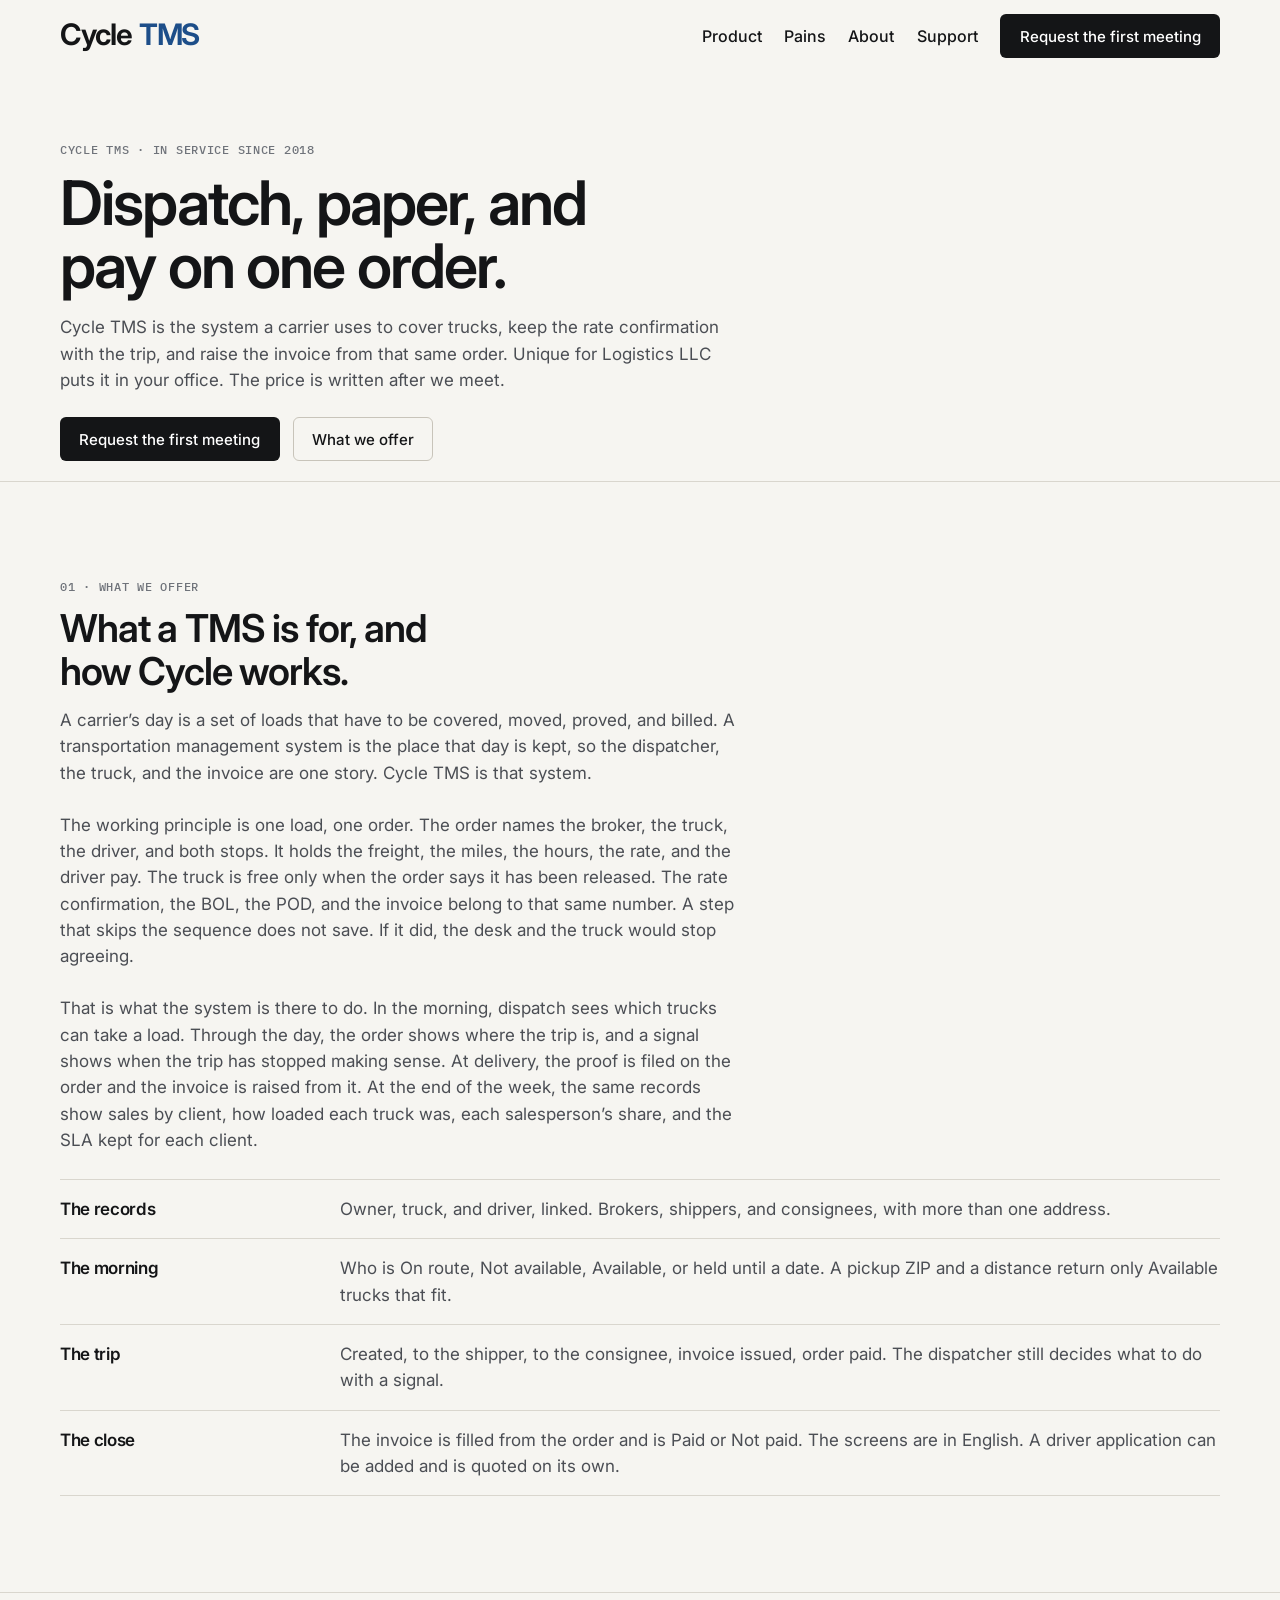
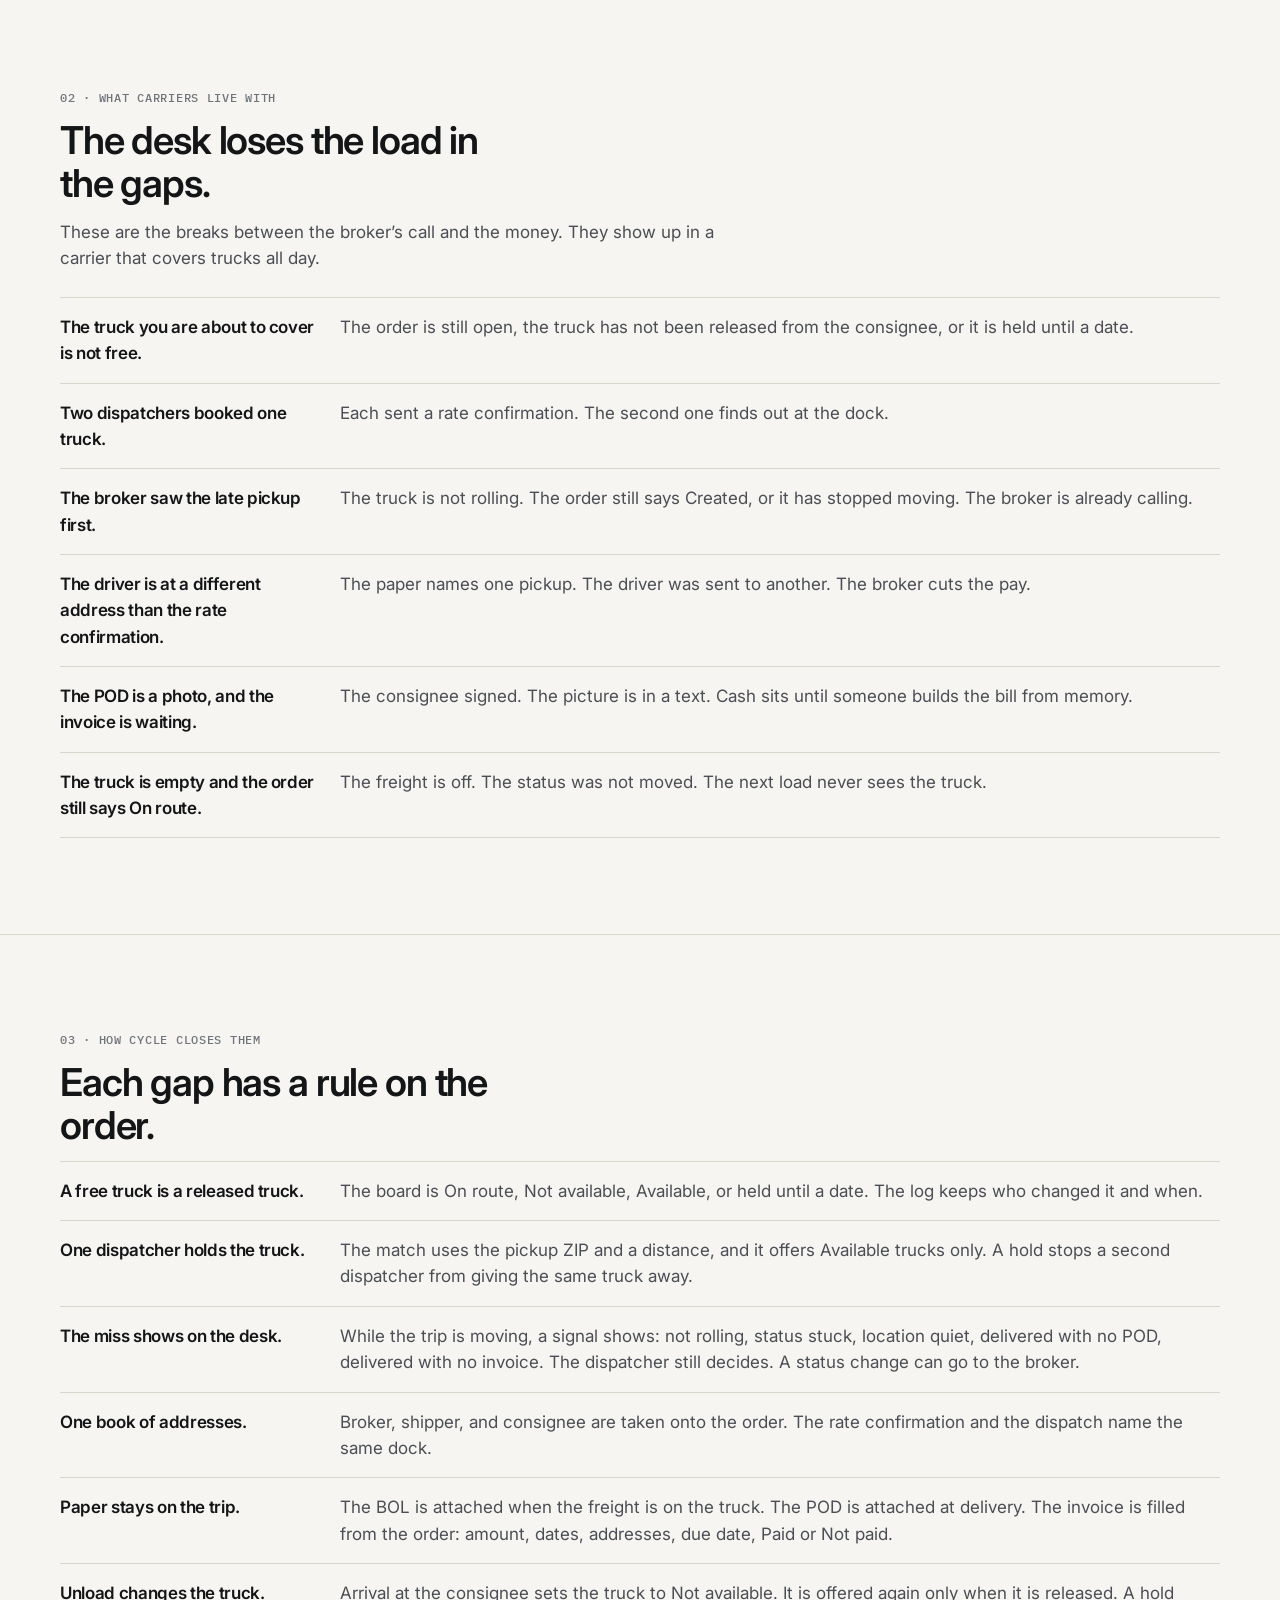
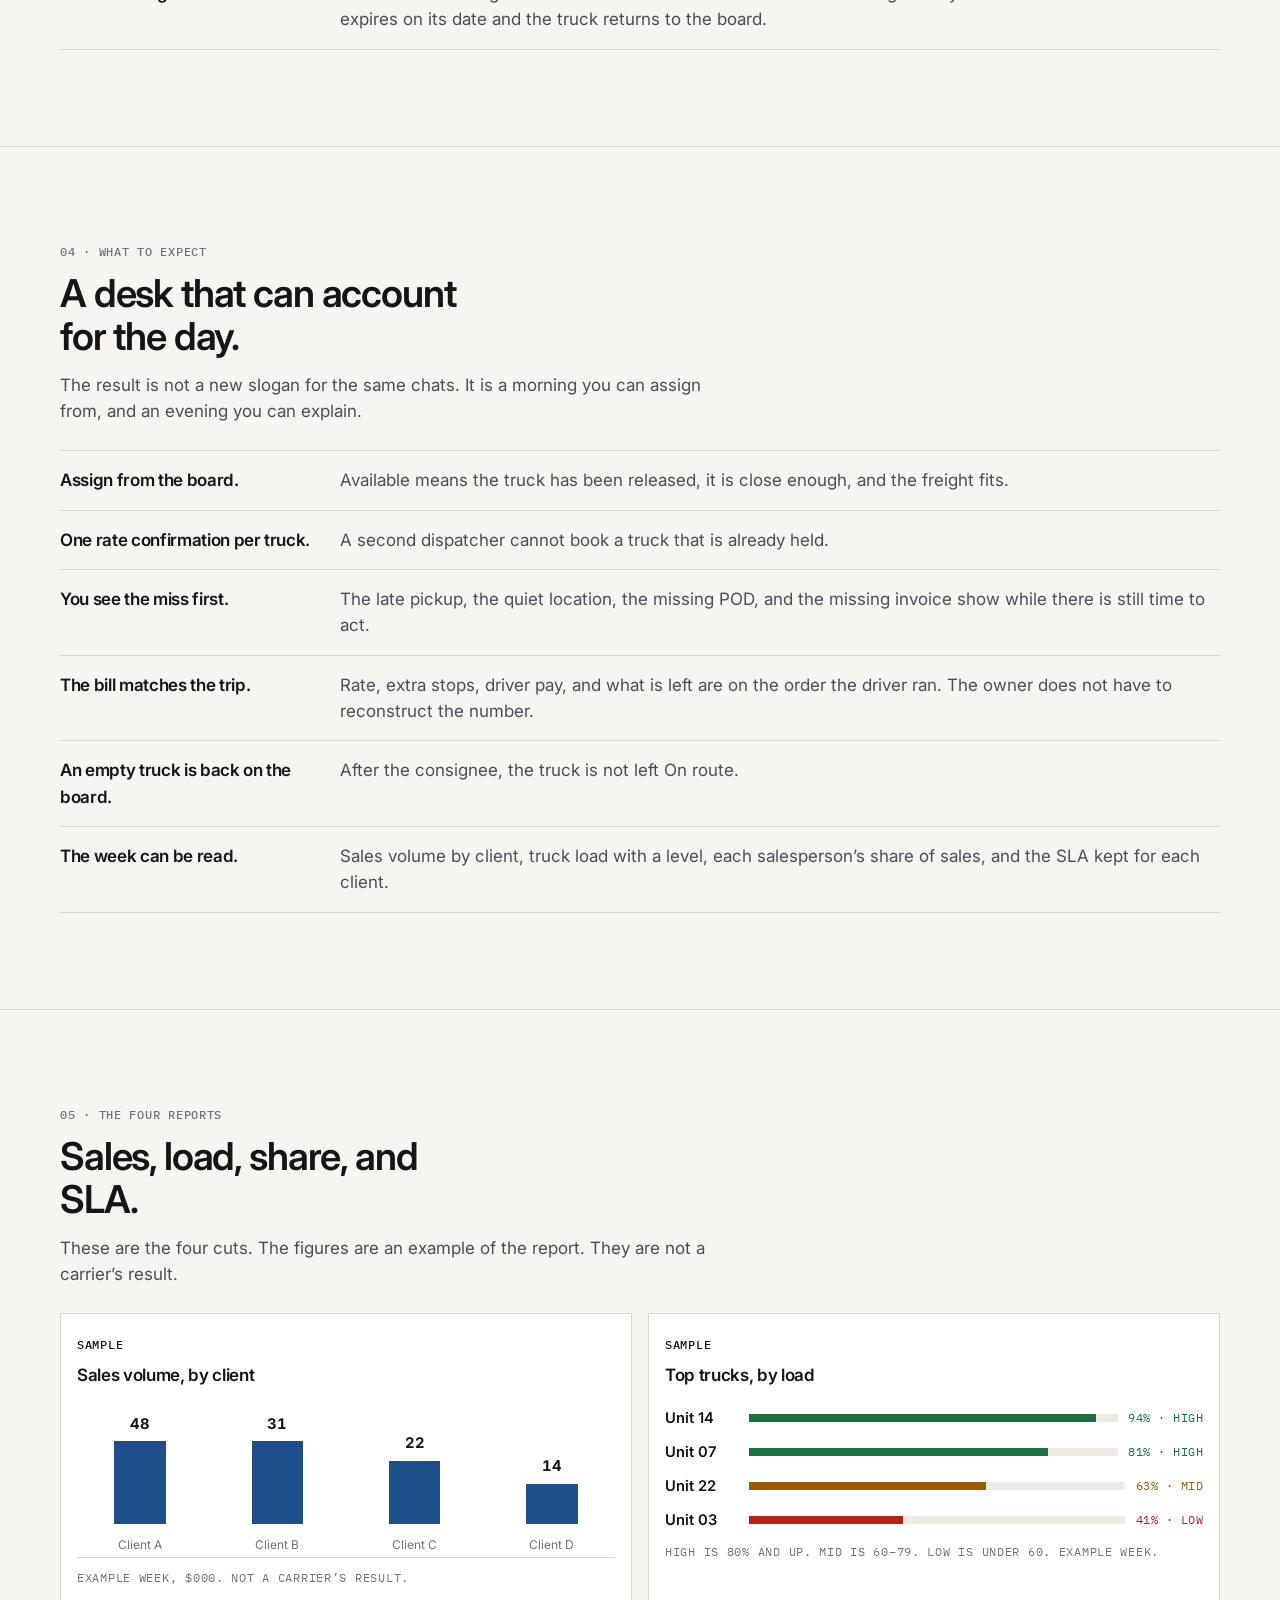
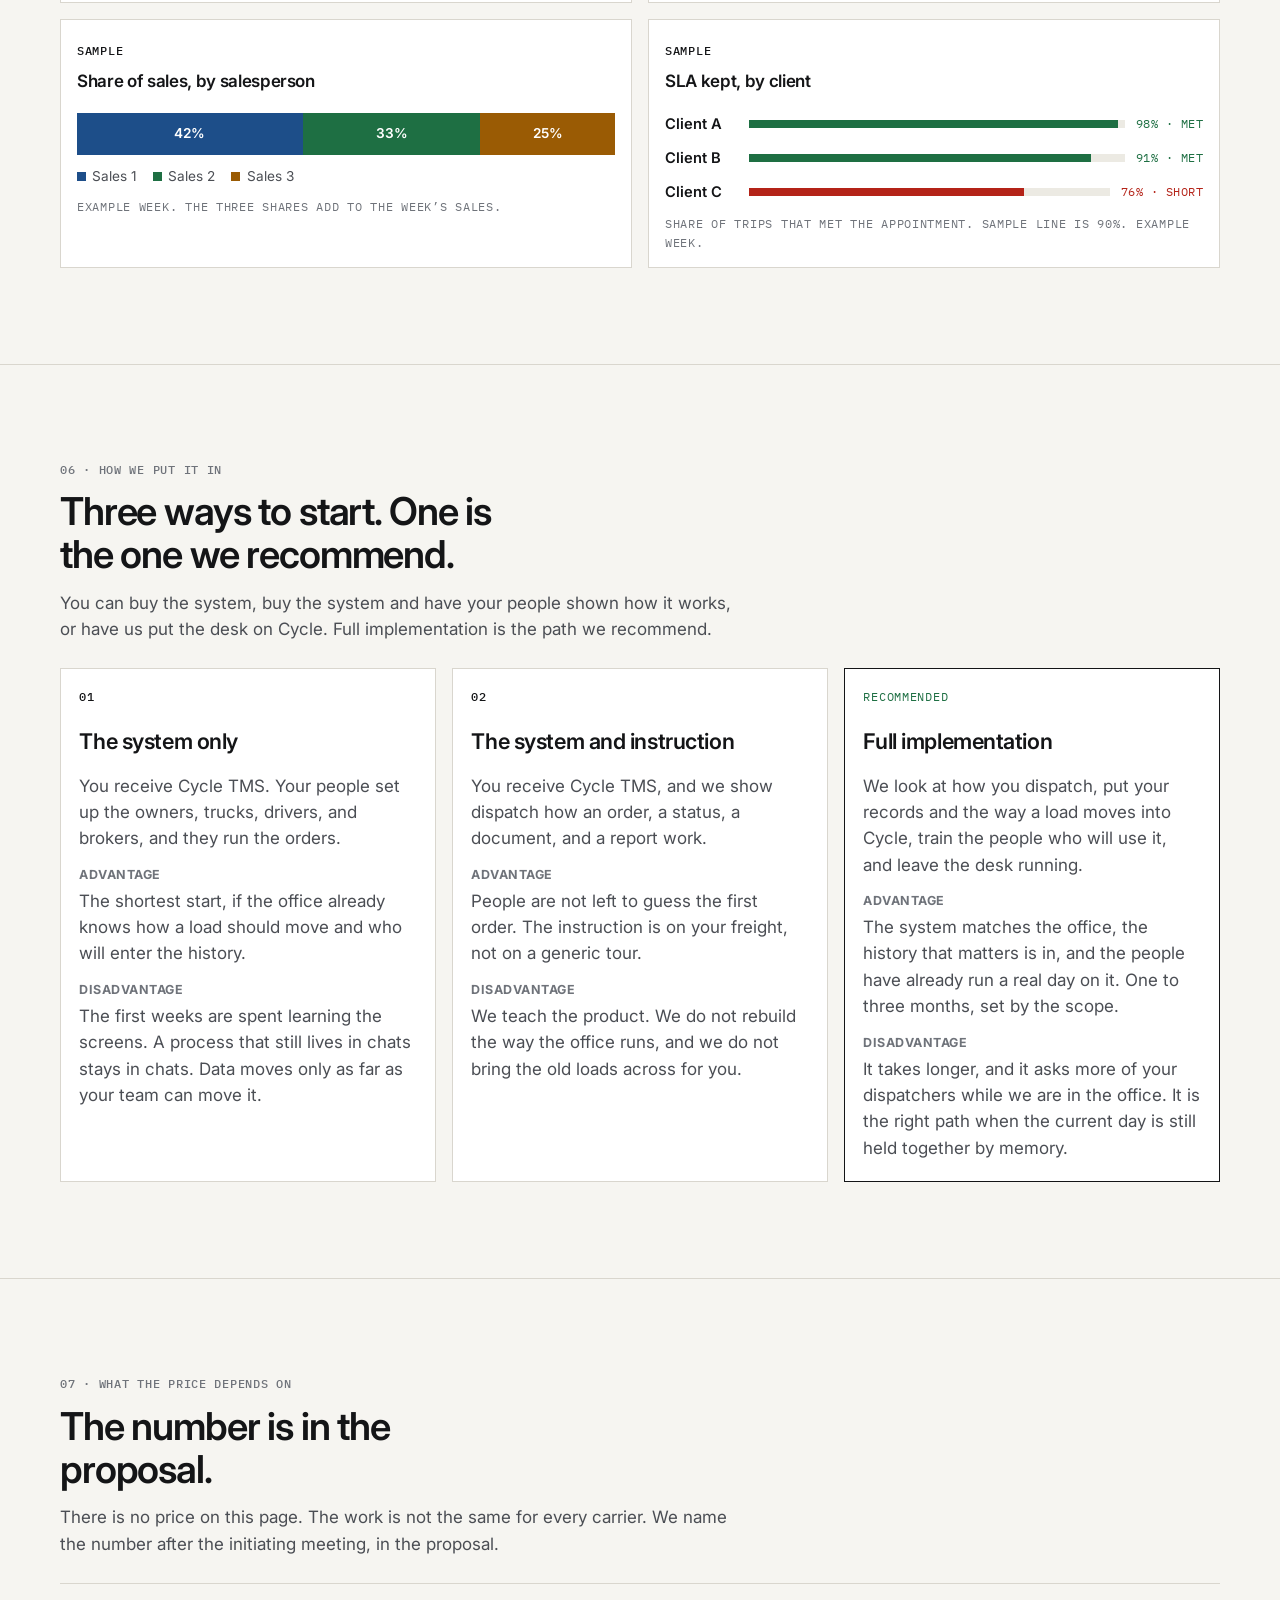
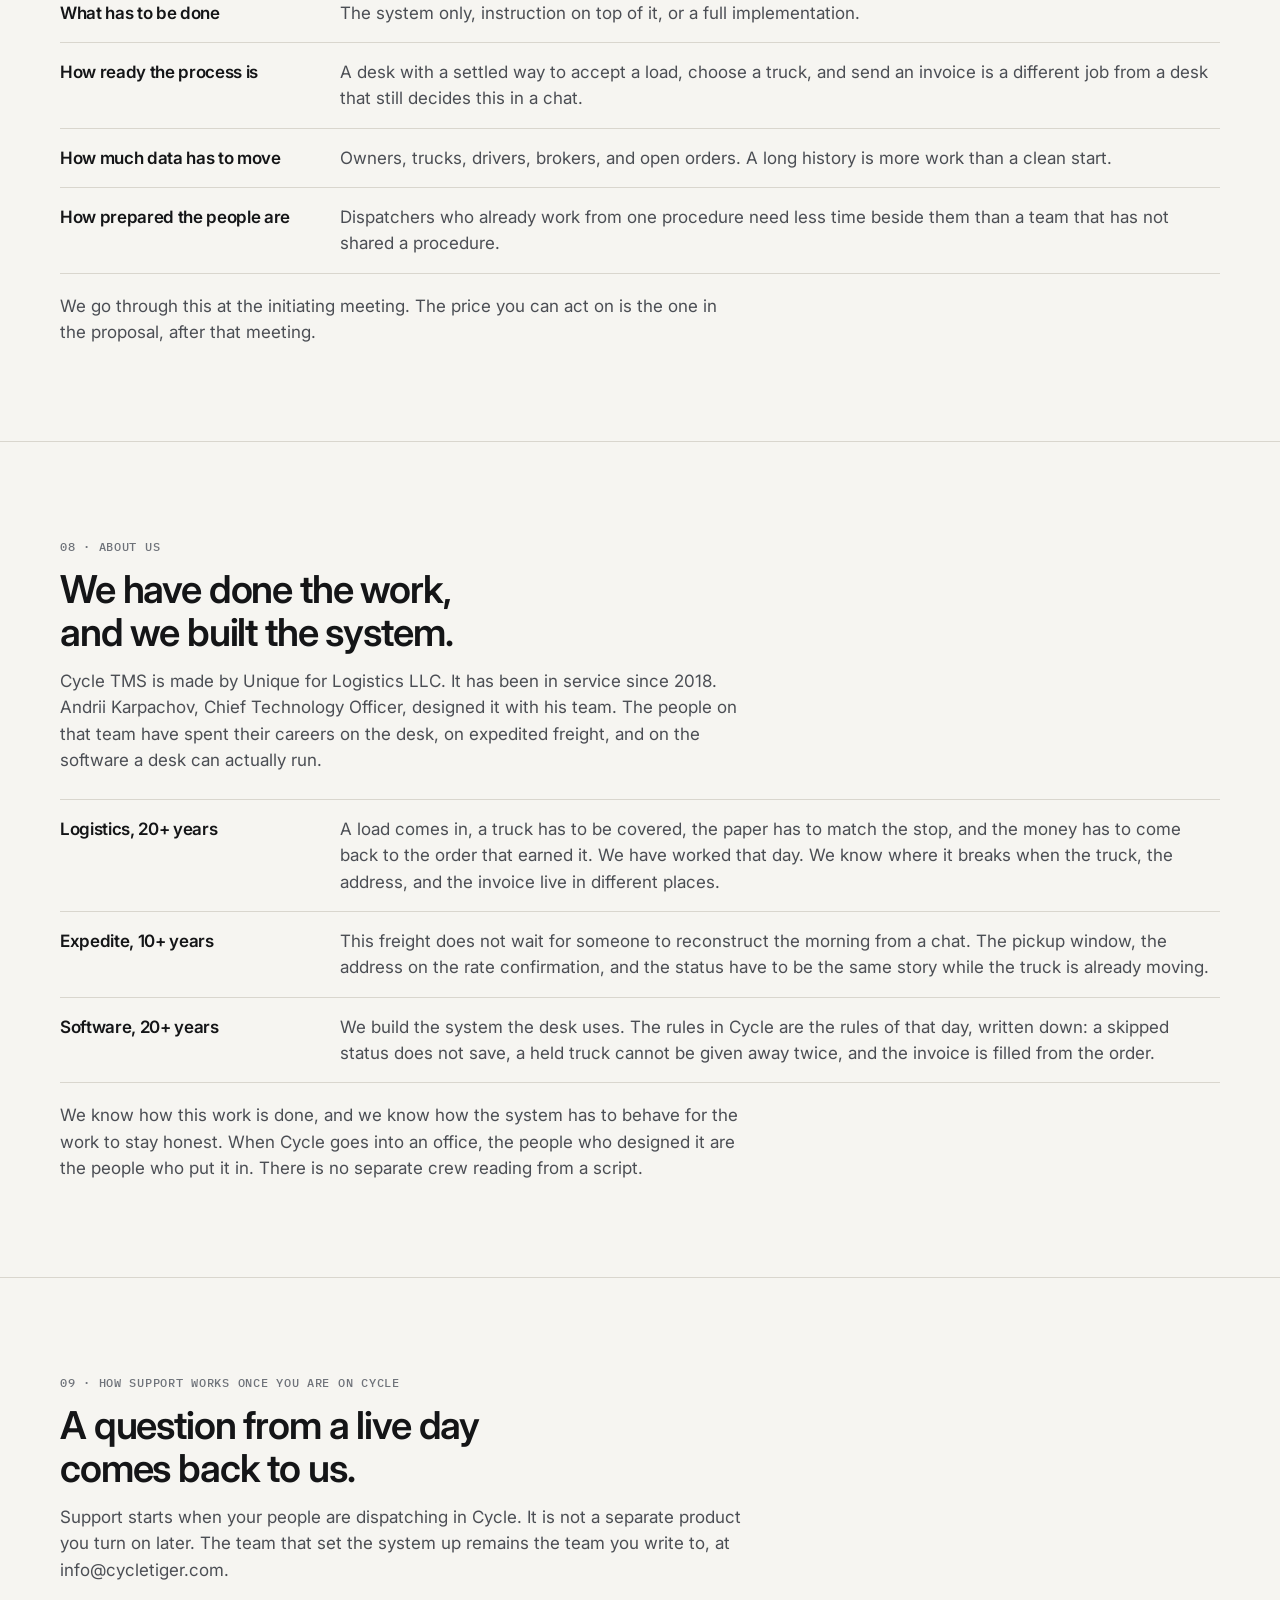
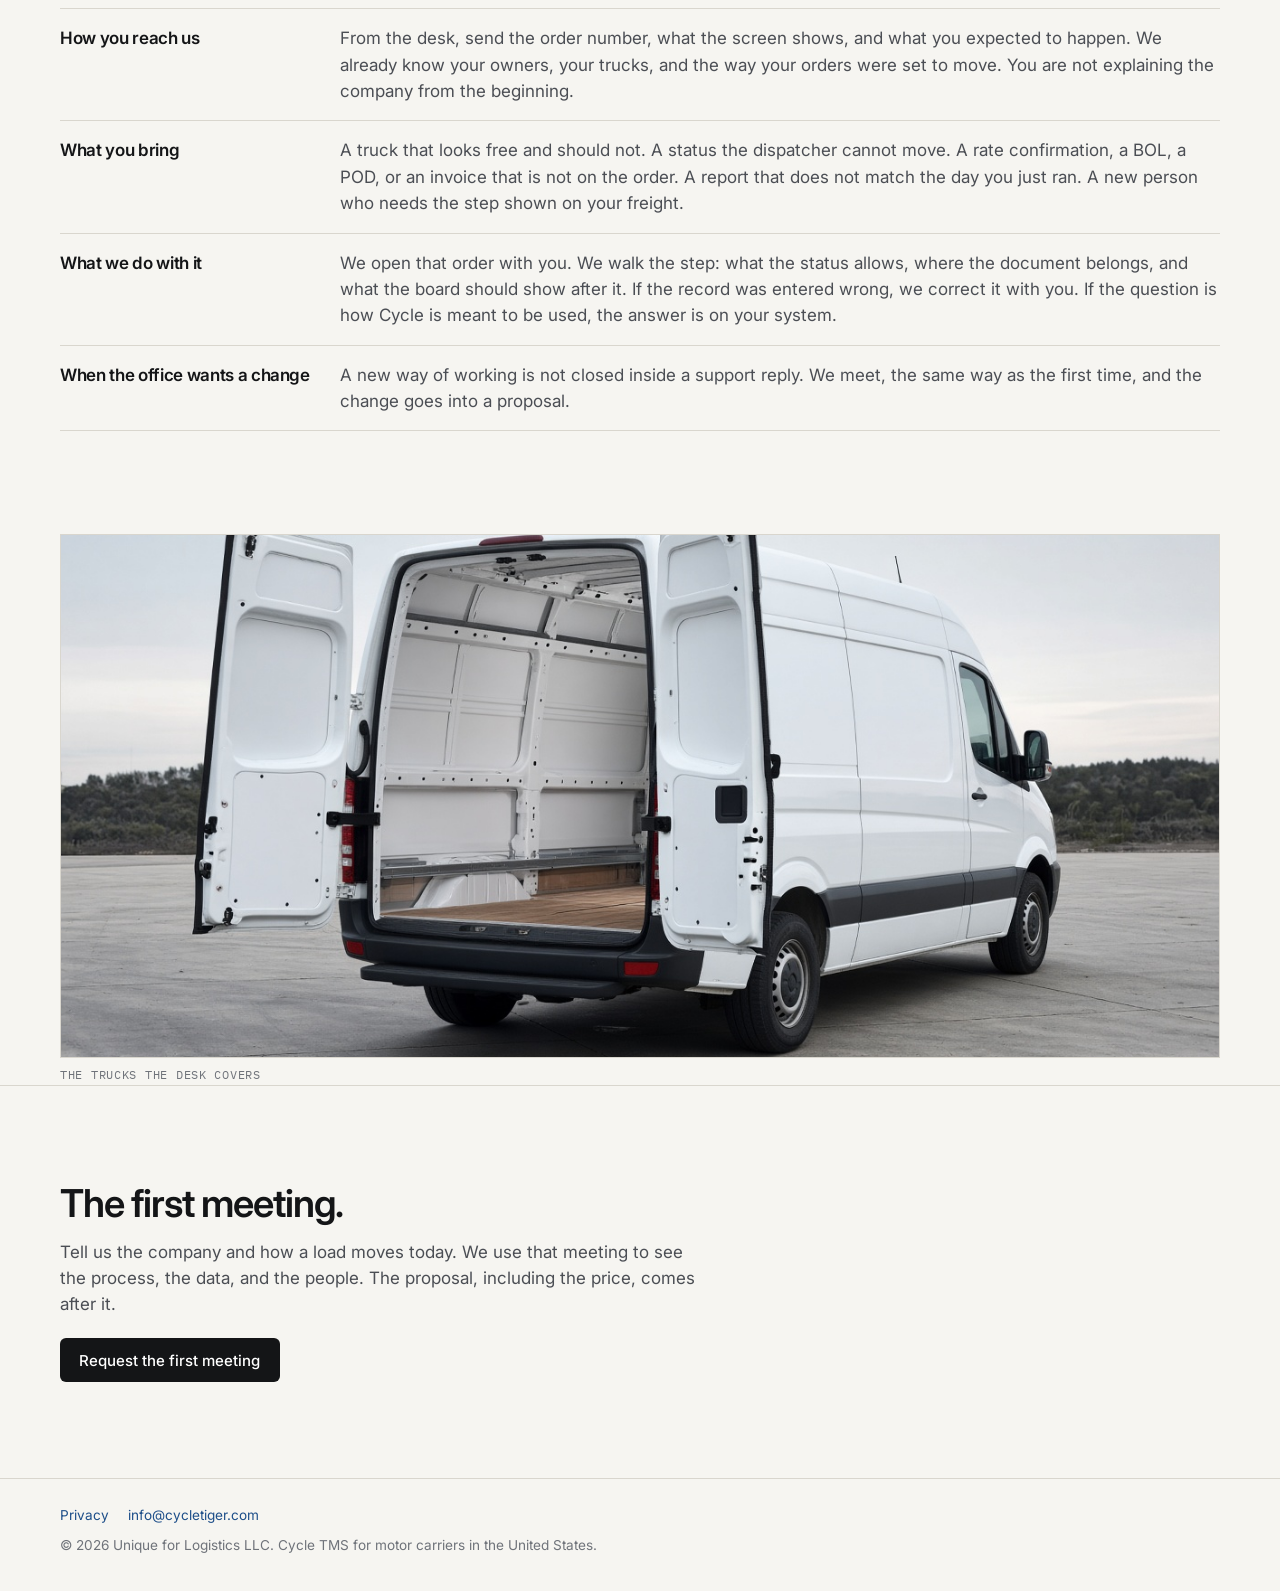
<file: index.html>
<!DOCTYPE html>
<html lang="en">
<head>
  <meta charset="UTF-8" />
  <meta name="viewport" content="width=device-width, initial-scale=1" />
  <title>Cycle TMS — Dispatch, paper, and pay on one order</title>
  <meta name="description" content="Cycle TMS is the dispatch system for a motor carrier. One order holds the truck, the rate confirmation, the POD, and the invoice. The price is in the proposal after the first meeting." />
  <meta property="og:title" content="Cycle TMS — Dispatch, paper, and pay on one order" />
  <meta property="og:description" content="What the system is, which desk problems it closes, what to expect, how implementation works, and how support works. The price is in the proposal." />
  <meta property="og:type" content="website" />
  <meta property="og:url" content="https://tms.cycletiger.com/" />
  <link rel="icon" href="assets/favicon.svg" type="image/svg+xml" />
  <link rel="canonical" href="https://tms.cycletiger.com/" />
  <link rel="preconnect" href="https://fonts.googleapis.com" />
  <link rel="preconnect" href="https://fonts.gstatic.com" crossorigin />
  <link href="https://fonts.googleapis.com/css2?family=IBM+Plex+Mono:wght@500&family=Inter:wght@400;500;600&display=swap" rel="stylesheet" />
  <link rel="stylesheet" href="css/site.css" />
  <script type="application/ld+json">
    {
      "@context": "https://schema.org",
      "@type": "SoftwareApplication",
      "name": "Cycle TMS",
      "applicationCategory": "BusinessApplication",
      "operatingSystem": "Web",
      "url": "https://tms.cycletiger.com/",
      "description": "Dispatch system for a motor carrier. The truck, the rate confirmation, the POD, and the invoice stay on one order.",
      "datePublished": "2018",
      "inLanguage": "en",
      "author": {
        "@type": "Person",
        "name": "Andrii Karpachov",
        "jobTitle": "Chief Technology Officer"
      },
      "provider": {
        "@type": "Organization",
        "name": "Unique for Logistics LLC",
        "email": "info@cycletiger.com"
      }
    }
  </script>
</head>
<body>
  <a class="sr-only" href="#main">Skip to content</a>
  <header class="site-header" data-header>
    <div class="wrap site-header__inner">
      <a class="logo" href="index.html" aria-label="Cycle TMS home">
        <span class="logo-line1"><span class="logo-cycle">Cycle</span><span class="logo-mark">TMS</span></span>
      </a>
      <button class="nav-toggle" type="button" data-nav-toggle aria-expanded="false" aria-controls="site-nav">
        <span></span>
        <span class="sr-only">Menu</span>
      </button>
      <nav class="nav-links" id="site-nav" data-nav-drawer aria-label="Main">
        <a href="#offer">Product</a>
        <a href="#pains">Pains</a>
        <a href="#about">About</a>
        <a href="#support">Support</a>
        <button class="btn" type="button" data-open-walkthrough>Request the first meeting</button>
      </nav>
    </div>
  </header>

  <main id="main">
    <section class="hero wrap" style="border-top:0;padding-bottom:1.2rem">
      <p class="kicker">Cycle TMS · in service since 2018</p>
      <h1>Dispatch, paper, and pay on one order.</h1>
      <p class="hero-lead">Cycle TMS is the system a carrier uses to cover trucks, keep the rate confirmation with the trip, and raise the invoice from that same order. Unique for Logistics LLC puts it in your office. The price is written after we meet.</p>
      <div class="hero-ctas">
        <button class="btn" type="button" data-open-walkthrough>Request the first meeting</button>
        <a class="btn btn-line" href="#offer">What we offer</a>
      </div>
    </section>

    <section id="offer">
      <div class="wrap">
        <p class="kicker">01 · What we offer</p>
        <h2>What a TMS is for, and how Cycle works.</h2>
        <p class="lede">A carrier’s day is a set of loads that have to be covered, moved, proved, and billed. A transportation management system is the place that day is kept, so the dispatcher, the truck, and the invoice are one story. Cycle TMS is that system.</p>
        <p class="lede">The working principle is one load, one order. The order names the broker, the truck, the driver, and both stops. It holds the freight, the miles, the hours, the rate, and the driver pay. The truck is free only when the order says it has been released. The rate confirmation, the BOL, the POD, and the invoice belong to that same number. A step that skips the sequence does not save. If it did, the desk and the truck would stop agreeing.</p>
        <p class="lede">That is what the system is there to do. In the morning, dispatch sees which trucks can take a load. Through the day, the order shows where the trip is, and a signal shows when the trip has stopped making sense. At delivery, the proof is filed on the order and the invoice is raised from it. At the end of the week, the same records show sales by client, how loaded each truck was, each salesperson’s share, and the SLA kept for each client.</p>
        <div class="ledger">
          <article class="row"><b>The records</b><p>Owner, truck, and driver, linked. Brokers, shippers, and consignees, with more than one address.</p></article>
          <article class="row"><b>The morning</b><p>Who is On route, Not available, Available, or held until a date. A pickup ZIP and a distance return only Available trucks that fit.</p></article>
          <article class="row"><b>The trip</b><p>Created, to the shipper, to the consignee, invoice issued, order paid. The dispatcher still decides what to do with a signal.</p></article>
          <article class="row"><b>The close</b><p>The invoice is filled from the order and is Paid or Not paid. The screens are in English. A driver application can be added and is quoted on its own.</p></article>
        </div>
      </div>
    </section>

    <section id="pains">
      <div class="wrap">
        <p class="kicker">02 · What carriers live with</p>
        <h2>The desk loses the load in the gaps.</h2>
        <p class="lede">These are the breaks between the broker’s call and the money. They show up in a carrier that covers trucks all day.</p>
        <div class="ledger">
          <article class="row"><b>The truck you are about to cover is not free.</b><p>The order is still open, the truck has not been released from the consignee, or it is held until a date.</p></article>
          <article class="row"><b>Two dispatchers booked one truck.</b><p>Each sent a rate confirmation. The second one finds out at the dock.</p></article>
          <article class="row"><b>The broker saw the late pickup first.</b><p>The truck is not rolling. The order still says Created, or it has stopped moving. The broker is already calling.</p></article>
          <article class="row"><b>The driver is at a different address than the rate confirmation.</b><p>The paper names one pickup. The driver was sent to another. The broker cuts the pay.</p></article>
          <article class="row"><b>The POD is a photo, and the invoice is waiting.</b><p>The consignee signed. The picture is in a text. Cash sits until someone builds the bill from memory.</p></article>
          <article class="row"><b>The truck is empty and the order still says On route.</b><p>The freight is off. The status was not moved. The next load never sees the truck.</p></article>
        </div>
      </div>
    </section>

    <section id="close">
      <div class="wrap">
        <p class="kicker">03 · How Cycle closes them</p>
        <h2>Each gap has a rule on the order.</h2>
        <div class="ledger">
          <article class="row"><b>A free truck is a released truck.</b><p>The board is On route, Not available, Available, or held until a date. The log keeps who changed it and when.</p></article>
          <article class="row"><b>One dispatcher holds the truck.</b><p>The match uses the pickup ZIP and a distance, and it offers Available trucks only. A hold stops a second dispatcher from giving the same truck away.</p></article>
          <article class="row"><b>The miss shows on the desk.</b><p>While the trip is moving, a signal shows: not rolling, status stuck, location quiet, delivered with no POD, delivered with no invoice. The dispatcher still decides. A status change can go to the broker.</p></article>
          <article class="row"><b>One book of addresses.</b><p>Broker, shipper, and consignee are taken onto the order. The rate confirmation and the dispatch name the same dock.</p></article>
          <article class="row"><b>Paper stays on the trip.</b><p>The BOL is attached when the freight is on the truck. The POD is attached at delivery. The invoice is filled from the order: amount, dates, addresses, due date, Paid or Not paid.</p></article>
          <article class="row"><b>Unload changes the truck.</b><p>Arrival at the consignee sets the truck to Not available. It is offered again only when it is released. A hold expires on its date and the truck returns to the board.</p></article>
        </div>
      </div>
    </section>

    <section id="result">
      <div class="wrap">
        <p class="kicker">04 · What to expect</p>
        <h2>A desk that can account for the day.</h2>
        <p class="lede">The result is not a new slogan for the same chats. It is a morning you can assign from, and an evening you can explain.</p>
        <div class="ledger">
          <article class="row"><b>Assign from the board.</b><p>Available means the truck has been released, it is close enough, and the freight fits.</p></article>
          <article class="row"><b>One rate confirmation per truck.</b><p>A second dispatcher cannot book a truck that is already held.</p></article>
          <article class="row"><b>You see the miss first.</b><p>The late pickup, the quiet location, the missing POD, and the missing invoice show while there is still time to act.</p></article>
          <article class="row"><b>The bill matches the trip.</b><p>Rate, extra stops, driver pay, and what is left are on the order the driver ran. The owner does not have to reconstruct the number.</p></article>
          <article class="row"><b>An empty truck is back on the board.</b><p>After the consignee, the truck is not left On route.</p></article>
          <article class="row"><b>The week can be read.</b><p>Sales volume by client, truck load with a level, each salesperson’s share of sales, and the SLA kept for each client.</p></article>
        </div>
      </div>
    </section>

    <section id="kpi">
      <div class="wrap">
        <p class="kicker">05 · The four reports</p>
        <h2>Sales, load, share, and SLA.</h2>
        <p class="lede">These are the four cuts. The figures are an example of the report. They are not a carrier’s result.</p>
        <div class="kpis">
          <figure class="kpi">
            <span class="tag">Sample</span>
            <strong>Sales volume, by client</strong>
            <div class="bars" role="img" aria-label="Example week, sales in thousands. Client A 48, Client B 31, Client C 22, Client D 14.">
              <div class="bar"><b>48</b><i style="height:96%"></i><small>Client A</small></div>
              <div class="bar"><b>31</b><i style="height:62%"></i><small>Client B</small></div>
              <div class="bar"><b>22</b><i style="height:44%"></i><small>Client C</small></div>
              <div class="bar"><b>14</b><i style="height:28%"></i><small>Client D</small></div>
            </div>
            <p class="fine">Example week, $000. Not a carrier’s result.</p>
          </figure>
          <figure class="kpi">
            <span class="tag">Sample</span>
            <strong>Top trucks, by load</strong>
            <div class="ranks" role="img" aria-label="Example week. Unit 14 at 94 percent, high. Unit 07 at 81 percent, high. Unit 22 at 63 percent, mid. Unit 03 at 41 percent, low.">
              <div class="rank"><b>Unit 14</b><span class="meter"><i class="is-high" style="width:94%"></i></span><span class="lvl lvl--high">94% · High</span></div>
              <div class="rank"><b>Unit 07</b><span class="meter"><i class="is-high" style="width:81%"></i></span><span class="lvl lvl--high">81% · High</span></div>
              <div class="rank"><b>Unit 22</b><span class="meter"><i class="is-mid" style="width:63%"></i></span><span class="lvl lvl--mid">63% · Mid</span></div>
              <div class="rank"><b>Unit 03</b><span class="meter"><i class="is-low" style="width:41%"></i></span><span class="lvl lvl--low">41% · Low</span></div>
            </div>
            <p class="fine">High is 80% and up. Mid is 60–79. Low is under 60. Example week.</p>
          </figure>
          <figure class="kpi">
            <span class="tag">Sample</span>
            <strong>Share of sales, by salesperson</strong>
            <div class="splitbar" role="img" aria-label="Example week. Sales 1 has 42 percent, Sales 2 has 33 percent, Sales 3 has 25 percent.">
              <span style="width:42%">42%</span>
              <span style="width:33%">33%</span>
              <span style="width:25%">25%</span>
            </div>
            <ul class="legend">
              <li>Sales 1</li>
              <li>Sales 2</li>
              <li>Sales 3</li>
            </ul>
            <p class="fine">Example week. The three shares add to the week’s sales.</p>
          </figure>
          <figure class="kpi">
            <span class="tag">Sample</span>
            <strong>SLA kept, by client</strong>
            <div class="ranks" role="img" aria-label="Example week, share of trips that met the appointment. Client A 98 percent, met. Client B 91 percent, met. Client C 76 percent, short.">
              <div class="rank"><b>Client A</b><span class="meter"><i class="is-high" style="width:98%"></i></span><span class="lvl lvl--high">98% · Met</span></div>
              <div class="rank"><b>Client B</b><span class="meter"><i class="is-high" style="width:91%"></i></span><span class="lvl lvl--high">91% · Met</span></div>
              <div class="rank"><b>Client C</b><span class="meter"><i class="is-low" style="width:76%"></i></span><span class="lvl lvl--low">76% · Short</span></div>
            </div>
            <p class="fine">Share of trips that met the appointment. Sample line is 90%. Example week.</p>
          </figure>
        </div>
      </div>
    </section>

    <section id="setup">
      <div class="wrap">
        <p class="kicker">06 · How we put it in</p>
        <h2>Three ways to start. One is the one we recommend.</h2>
        <p class="lede">You can buy the system, buy the system and have your people shown how it works, or have us put the desk on Cycle. Full implementation is the path we recommend.</p>
        <div class="paths">
          <article class="path">
            <span class="tag">01</span>
            <h3>The system only</h3>
            <p>You receive Cycle TMS. Your people set up the owners, trucks, drivers, and brokers, and they run the orders.</p>
            <div class="side"><b>Advantage</b><p>The shortest start, if the office already knows how a load should move and who will enter the history.</p></div>
            <div class="side"><b>Disadvantage</b><p>The first weeks are spent learning the screens. A process that still lives in chats stays in chats. Data moves only as far as your team can move it.</p></div>
          </article>
          <article class="path">
            <span class="tag">02</span>
            <h3>The system and instruction</h3>
            <p>You receive Cycle TMS, and we show dispatch how an order, a status, a document, and a report work.</p>
            <div class="side"><b>Advantage</b><p>People are not left to guess the first order. The instruction is on your freight, not on a generic tour.</p></div>
            <div class="side"><b>Disadvantage</b><p>We teach the product. We do not rebuild the way the office runs, and we do not bring the old loads across for you.</p></div>
          </article>
          <article class="path path--yes">
            <span class="mark">Recommended</span>
            <h3>Full implementation</h3>
            <p>We look at how you dispatch, put your records and the way a load moves into Cycle, train the people who will use it, and leave the desk running.</p>
            <div class="side"><b>Advantage</b><p>The system matches the office, the history that matters is in, and the people have already run a real day on it. One to three months, set by the scope.</p></div>
            <div class="side"><b>Disadvantage</b><p>It takes longer, and it asks more of your dispatchers while we are in the office. It is the right path when the current day is still held together by memory.</p></div>
          </article>
        </div>
      </div>
    </section>

    <section id="price">
      <div class="wrap">
        <p class="kicker">07 · What the price depends on</p>
        <h2>The number is in the proposal.</h2>
        <p class="lede">There is no price on this page. The work is not the same for every carrier. We name the number after the initiating meeting, in the proposal.</p>
        <div class="ledger">
          <article class="row"><b>What has to be done</b><p>The system only, instruction on top of it, or a full implementation.</p></article>
          <article class="row"><b>How ready the process is</b><p>A desk with a settled way to accept a load, choose a truck, and send an invoice is a different job from a desk that still decides this in a chat.</p></article>
          <article class="row"><b>How much data has to move</b><p>Owners, trucks, drivers, brokers, and open orders. A long history is more work than a clean start.</p></article>
          <article class="row"><b>How prepared the people are</b><p>Dispatchers who already work from one procedure need less time beside them than a team that has not shared a procedure.</p></article>
        </div>
        <p class="note">We go through this at the initiating meeting. The price you can act on is the one in the proposal, after that meeting.</p>
      </div>
    </section>

    <section id="about">
      <div class="wrap">
        <p class="kicker">08 · About us</p>
        <h2>We have done the work, and we built the system.</h2>
        <p class="lede">Cycle TMS is made by Unique for Logistics LLC. It has been in service since 2018. Andrii Karpachov, Chief Technology Officer, designed it with his team. The people on that team have spent their careers on the desk, on expedited freight, and on the software a desk can actually run.</p>
        <div class="ledger">
          <article class="row"><b>Logistics, 20+ years</b><p>A load comes in, a truck has to be covered, the paper has to match the stop, and the money has to come back to the order that earned it. We have worked that day. We know where it breaks when the truck, the address, and the invoice live in different places.</p></article>
          <article class="row"><b>Expedite, 10+ years</b><p>This freight does not wait for someone to reconstruct the morning from a chat. The pickup window, the address on the rate confirmation, and the status have to be the same story while the truck is already moving.</p></article>
          <article class="row"><b>Software, 20+ years</b><p>We build the system the desk uses. The rules in Cycle are the rules of that day, written down: a skipped status does not save, a held truck cannot be given away twice, and the invoice is filled from the order.</p></article>
        </div>
        <p class="note">We know how this work is done, and we know how the system has to behave for the work to stay honest. When Cycle goes into an office, the people who designed it are the people who put it in. There is no separate crew reading from a script.</p>
      </div>
    </section>

    <section id="support">
      <div class="wrap">
        <p class="kicker">09 · How support works once you are on Cycle</p>
        <h2>A question from a live day comes back to us.</h2>
        <p class="lede">Support starts when your people are dispatching in Cycle. It is not a separate product you turn on later. The team that set the system up remains the team you write to, at info@cycletiger.com.</p>
        <div class="ledger">
          <article class="row"><b>How you reach us</b><p>From the desk, send the order number, what the screen shows, and what you expected to happen. We already know your owners, your trucks, and the way your orders were set to move. You are not explaining the company from the beginning.</p></article>
          <article class="row"><b>What you bring</b><p>A truck that looks free and should not. A status the dispatcher cannot move. A rate confirmation, a BOL, a POD, or an invoice that is not on the order. A report that does not match the day you just ran. A new person who needs the step shown on your freight.</p></article>
          <article class="row"><b>What we do with it</b><p>We open that order with you. We walk the step: what the status allows, where the document belongs, and what the board should show after it. If the record was entered wrong, we correct it with you. If the question is how Cycle is meant to be used, the answer is on your system.</p></article>
          <article class="row"><b>When the office wants a change</b><p>A new way of working is not closed inside a support reply. We meet, the same way as the first time, and the change goes into a proposal.</p></article>
        </div>
      </div>
    </section>

    <figure class="stage">
      <video autoplay muted loop playsinline poster="assets/unit-file.jpg">
        <source src="assets/sprinter-road.mp4" type="video/mp4" />
      </video>
    </figure>
    <p class="fine">The trucks the desk covers</p>

    <section class="cta">
      <div class="wrap">
        <h2>The first meeting.</h2>
        <p>Tell us the company and how a load moves today. We use that meeting to see the process, the data, and the people. The proposal, including the price, comes after it.</p>
        <button class="btn" type="button" data-open-walkthrough>Request the first meeting</button>
      </div>
    </section>
  </main>

  <footer>
    <div class="wrap">
      <div class="footer-links">
        <a href="privacy.html">Privacy</a>
        <a href="mailto:info@cycletiger.com">info@cycletiger.com</a>
      </div>
      <p>© 2026 Unique for Logistics LLC. Cycle TMS for motor carriers in the United States.</p>
    </div>
  </footer>

  <div class="modal" data-modal aria-hidden="true" role="dialog" aria-modal="true" aria-labelledby="walk-title">
    <div class="modal-backdrop" data-close-modal></div>
    <div class="modal-panel">
      <div class="modal-header">
        <div>
          <h2 id="walk-title">The first meeting</h2>
          <p>This opens an email to info@cycletiger.com. The proposal, with the price, comes after we meet.</p>
        </div>
        <button class="modal-close" type="button" data-close-modal aria-label="Close">×</button>
      </div>
      <form data-walkthrough-form>
        <div class="field">
          <label for="name">Name</label>
          <input id="name" name="name" type="text" autocomplete="name" required />
        </div>
        <div class="field">
          <label for="company">Company</label>
          <input id="company" name="company" type="text" autocomplete="organization" required />
        </div>
        <div class="field">
          <label for="email">Email</label>
          <input id="email" name="email" type="email" autocomplete="email" required />
        </div>
        <div class="field">
          <label for="note">How a load moves today</label>
          <textarea id="note" name="note" placeholder="How a truck is chosen, how the invoice is sent, and whether you want the system only, instruction, or full implementation."></textarea>
        </div>
        <p class="form-error" data-form-error hidden>Enter a name, a company, and a valid email.</p>
        <button class="btn" type="submit">Email this request</button>
        <p class="form-hint">If mail does not open, write to info@cycletiger.com.</p>
      </form>
    </div>
  </div>
  <script src="js/site.js" defer></script>
</body>
</html>
</file>
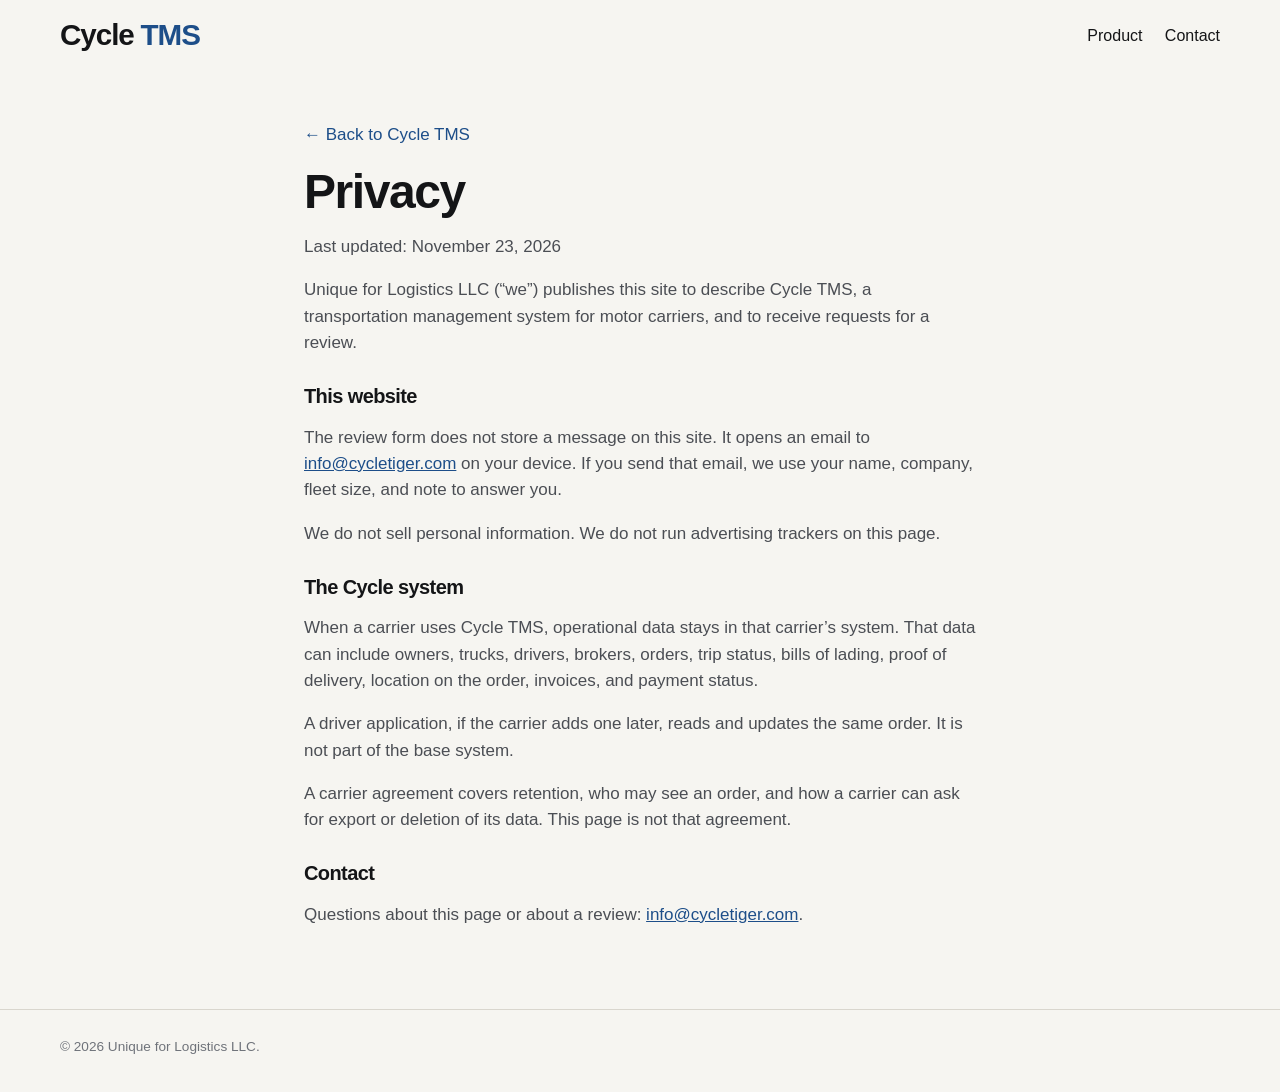
<file: privacy.html>
<!DOCTYPE html>
<html lang="en">
<head>
  <meta charset="UTF-8" />
  <meta name="viewport" content="width=device-width, initial-scale=1" />
  <title>Privacy — Cycle TMS</title>
  <meta name="description" content="Privacy for the Cycle TMS website and for carrier data in the Cycle system." />
  <link rel="icon" href="assets/favicon.svg" type="image/svg+xml" />
  <link rel="canonical" href="https://tms.cycletiger.com/privacy.html" />
  <link rel="preconnect" href="https://fonts.googleapis.com" />
  <link rel="preconnect" href="https://fonts.gstatic.com" crossorigin />
  <link href="https://fonts.googleapis.com/css2?family=DM+Sans:ital,opsz,wght@0,9..40,400;0,9..40,500;0,9..40,600;0,9..40,700&family=Outfit:wght@500;600;700&display=swap" rel="stylesheet" />
  <link rel="stylesheet" href="css/site.css" />
</head>
<body>
  <div class="noise" aria-hidden="true"></div>
  <div class="gradient-bg" aria-hidden="true"></div>

  <header class="site-header">
    <div class="wrap site-header__inner">
      <a class="logo" href="index.html" aria-label="Cycle TMS home">
        <span class="logo-type">
          <span class="logo-line1"><span class="logo-cycle">Cycle</span><span class="logo-mark">TMS</span></span>
          <span class="logo-tag">FOR CARRIERS</span>
        </span>
      </a>
      <nav class="nav-links" aria-label="Main">
        <a href="index.html#offer">Product</a>
        <a href="mailto:info@cycletiger.com">Contact</a>
      </nav>
    </div>
  </header>

  <main class="wrap legal-page">
    <a class="back" href="index.html">← Back to Cycle TMS</a>
    <h1>Privacy</h1>
    <p class="updated">Last updated: November 23, 2026</p>
    <p>
      Unique for Logistics LLC (“we”) publishes this site to describe Cycle TMS, a transportation management system for motor carriers, and to receive requests for a review.
    </p>

    <h2>This website</h2>
    <p>
      The review form does not store a message on this site. It opens an email to
      <a href="mailto:info@cycletiger.com">info@cycletiger.com</a>
      on your device. If you send that email, we use your name, company, fleet size, and note to answer you.
    </p>
    <p>We do not sell personal information. We do not run advertising trackers on this page.</p>

    <h2>The Cycle system</h2>
    <p>
      When a carrier uses Cycle TMS, operational data stays in that carrier’s system. That data can include owners, trucks, drivers, brokers, orders, trip status, bills of lading, proof of delivery, location on the order, invoices, and payment status.
    </p>
    <p>
      A driver application, if the carrier adds one later, reads and updates the same order. It is not part of the base system.
    </p>
    <p>
      A carrier agreement covers retention, who may see an order, and how a carrier can ask for export or deletion of its data. This page is not that agreement.
    </p>

    <h2>Contact</h2>
    <p>
      Questions about this page or about a review:
      <a href="mailto:info@cycletiger.com">info@cycletiger.com</a>.
    </p>
  </main>

  <footer>
    <div class="wrap">
      <p>© 2026 Unique for Logistics LLC.</p>
    </div>
  </footer>
</body>
</html>
</file>
<file: css/site.css>
:root {
  --bg: #f6f5f1;
  --paper: #ffffff;
  --recess: #eceae3;
  --ink: #141517;
  --body: #4b4e54;
  --muted: #6f737a;
  --line: #d9d6ce;
  --line-strong: #c8c4ba;
  --link: #1d4e89;
  --ok: #1e6f43;
  --run: #1d4e89;
  --hold: #9a5b04;
  --bad: #b42318;
  --off: #6f737a;
  --sans: Inter, "Segoe UI", sans-serif;
  --mono: "IBM Plex Mono", ui-monospace, monospace;
  --header: 4.6rem;
}

*,
*::before,
*::after { box-sizing: border-box; }

html { scroll-behavior: smooth; }

body {
  margin: 0;
  font-family: var(--sans);
  font-size: 17px;
  line-height: 1.55;
  color: var(--ink);
  background: var(--bg);
  -webkit-font-smoothing: antialiased;
}

body.nav-open,
body.modal-open { overflow: hidden; }

img, video { max-width: 100%; display: block; }

a { color: var(--link); }

button, input, textarea { font-family: inherit; }

.wrap {
  width: min(1160px, calc(100% - 3rem));
  margin-inline: auto;
}

.sr-only {
  position: absolute;
  width: 1px;
  height: 1px;
  padding: 0;
  margin: -1px;
  overflow: hidden;
  clip: rect(0, 0, 0, 0);
  white-space: nowrap;
  border: 0;
}

.site-header {
  position: sticky;
  top: 0;
  z-index: 40;
  height: var(--header);
  background: var(--bg);
  border-bottom: 1px solid transparent;
}

.site-header.is-scrolled { border-bottom-color: var(--line); }

.site-header__inner {
  height: 100%;
  display: flex;
  align-items: center;
  justify-content: space-between;
  gap: 1rem;
}

.logo { text-decoration: none; color: var(--ink); }
.logo-line1 {
  display: inline-flex;
  align-items: baseline;
  gap: 0.42rem;
  font-weight: 650;
  font-size: 1.85rem;
  letter-spacing: -0.035em;
  line-height: 1;
}
.logo-mark { color: var(--link); }
.logo-tag { display: none; }

.nav-links {
  display: flex;
  align-items: center;
  gap: 1.4rem;
}

.nav-links a:not(.btn) {
  color: var(--ink);
  text-decoration: none;
  font-size: 1rem;
  font-weight: 500;
}

.nav-links a:not(.btn):hover { color: var(--link); }

.btn {
  display: inline-flex;
  align-items: center;
  justify-content: center;
  height: 44px;
  padding: 0 1.15rem;
  border-radius: 6px;
  border: 1px solid transparent;
  cursor: pointer;
  text-decoration: none;
  font-size: 0.94rem;
  font-weight: 500;
  background: var(--ink);
  color: #fff;
}

.btn:hover { background: #2a2d32; }

.btn-line {
  background: transparent;
  color: var(--ink);
  border-color: var(--line-strong);
}

.btn-line:hover { background: transparent; border-color: var(--ink); }

.nav-toggle {
  display: none;
  width: 2.4rem;
  height: 2.4rem;
  border: 0;
  background: transparent;
  padding: 0;
}

.nav-toggle span,
.nav-toggle span::before,
.nav-toggle span::after {
  display: block;
  width: 1rem;
  height: 1.5px;
  background: var(--ink);
  position: relative;
}

.nav-toggle span::before,
.nav-toggle span::after {
  content: "";
  position: absolute;
  left: 0;
}

.nav-toggle span::before { top: -5px; }
.nav-toggle span::after { top: 5px; }

@media (max-width: 860px) {
  .nav-toggle { display: inline-flex; align-items: center; justify-content: center; }
  .nav-links[data-nav-drawer] {
    display: none;
    position: fixed;
    inset: var(--header) 0 0 0;
    z-index: 30;
    flex-direction: column;
    align-items: flex-start;
    gap: 0.15rem;
    padding: 1.1rem 1.4rem;
    background: var(--bg);
    border-top: 1px solid var(--line);
  }
  .nav-links[data-nav-drawer].is-open { display: flex; }
  .nav-links a:not(.btn) { font-size: 1.25rem; padding: 0.55rem 0; }
  .nav-links .btn { margin-top: 0.8rem; }
}

.hero {
  padding: 4.2rem 0 1.6rem;
}

h1 {
  margin: 0 0 1rem;
  max-width: 16ch;
  font-size: clamp(2.5rem, 4.8vw, 4rem);
  font-weight: 600;
  letter-spacing: -0.03em;
  line-height: 1.04;
}

.hero-lead {
  margin: 0 0 1.5rem;
  max-width: 60ch;
  color: var(--body);
}

.hero-ctas {
  display: flex;
  align-items: center;
  gap: 0.8rem;
  flex-wrap: wrap;
}

.stage {
  width: min(1160px, calc(100% - 3rem));
  margin: 0.4rem auto 0;
  border: 1px solid var(--line);
  background: var(--recess);
  overflow: hidden;
}

.stage video {
  width: 100%;
  height: min(58vh, 620px);
  object-fit: cover;
}

.fine {
  width: min(1160px, calc(100% - 3rem));
  margin: 0.55rem auto 0;
  color: var(--muted);
  font-family: var(--mono);
  font-size: 12px;
  letter-spacing: 0.06em;
  text-transform: uppercase;
}

section {
  padding: 6rem 0;
  scroll-margin-top: 5.2rem;
  border-top: 1px solid var(--line);
}

.kicker {
  margin: 0 0 0.7rem;
  font-family: var(--mono);
  font-size: 12px;
  font-weight: 500;
  letter-spacing: 0.06em;
  text-transform: uppercase;
  color: var(--muted);
}

h2 {
  margin: 0 0 0.85rem;
  font-size: clamp(1.75rem, 3vw, 2.5rem);
  font-weight: 600;
  letter-spacing: -0.03em;
  line-height: 1.12;
  max-width: 18ch;
}

.lede {
  margin: 0 0 1.6rem;
  max-width: 62ch;
  color: var(--body);
}

.ledger {
  border-top: 1px solid var(--line);
}

.row {
  display: grid;
  gap: 0.35rem 1.5rem;
  padding: 1rem 0;
  border-bottom: 1px solid var(--line);
}

@media (min-width: 760px) {
  .row { grid-template-columns: 16rem 1fr; align-items: baseline; }
}

.row b {
  font-weight: 600;
  letter-spacing: -0.02em;
}

.row p {
  margin: 0;
  color: var(--body);
}

.tag {
  font-family: var(--mono);
  font-size: 12px;
  font-weight: 500;
  letter-spacing: 0.06em;
  text-transform: uppercase;
}

.tag--ok { color: var(--ok); }
.tag--run { color: var(--run); }
.tag--hold { color: var(--hold); }
.tag--off { color: var(--off); }
.tag--bad { color: var(--bad); }

.split {
  display: grid;
  gap: 2rem;
  align-items: start;
}

@media (min-width: 900px) {
  .split { grid-template-columns: 1fr 1fr; gap: 3rem; }
}

.shot {
  margin: 0;
  border: 1px solid var(--line);
  background: var(--paper);
}

.shot img {
  width: 100%;
  aspect-ratio: 16 / 10;
  object-fit: cover;
}

.shot figcaption {
  padding: 0.9rem 1rem 1rem;
  border-top: 1px solid var(--line);
}

.shot strong { display: block; font-weight: 600; margin-bottom: 0.25rem; }
.shot span { color: var(--body); font-size: 0.95rem; }

.sheet {
  background: var(--paper);
  border: 1px solid var(--line);
}

.sheet__row {
  display: grid;
  grid-template-columns: 9.2rem 1fr;
  gap: 0.8rem;
  padding: 0.95rem 1.1rem;
  border-top: 1px solid var(--line);
  align-items: start;
}

.sheet__row:first-child { border-top: 0; }

.sheet__row strong { display: block; font-weight: 600; letter-spacing: -0.02em; }
.sheet__row span { color: var(--body); font-size: 0.95rem; }

.facts {
  display: grid;
  margin-top: 1rem;
  border-top: 1px solid var(--line);
}

@media (min-width: 800px) {
  .facts { grid-template-columns: repeat(4, 1fr); }
}

.facts article {
  padding: 1rem 1rem 1.05rem 0;
  border-bottom: 1px solid var(--line);
}

@media (min-width: 800px) {
  .facts article {
    padding-right: 1rem;
    border-bottom: 0;
    border-right: 1px solid var(--line);
  }
  .facts article:last-child { border-right: 0; }
}

.facts small {
  display: block;
  margin-bottom: 0.3rem;
  font-family: var(--mono);
  font-size: 12px;
  letter-spacing: 0.06em;
  text-transform: uppercase;
  color: var(--muted);
}

.facts b { font-weight: 500; }

.rail {
  list-style: none;
  margin: 0;
  padding: 0;
  display: grid;
  gap: 0;
  border-top: 1px solid var(--line);
}

@media (min-width: 900px) {
  .rail { grid-template-columns: repeat(5, 1fr); }
}

.rail li {
  padding: 1rem 1rem 1.1rem 0;
  border-bottom: 1px solid var(--line);
}

@media (min-width: 900px) {
  .rail li {
    padding-right: 1rem;
    border-bottom: 0;
    border-right: 1px solid var(--line);
  }
  .rail li:last-child { border-right: 0; }
}

.rail .n {
  display: block;
  margin-bottom: 0.45rem;
  font-family: var(--mono);
  font-size: 12px;
  letter-spacing: 0.06em;
  color: var(--link);
}

.rail strong { display: block; font-weight: 600; margin-bottom: 0.25rem; }
.rail span { color: var(--body); font-size: 0.92rem; }

.rule {
  margin: 0.9rem 0 0;
  font-weight: 600;
}

.docs {
  display: grid;
  margin-top: 1.4rem;
  border-top: 1px solid var(--line);
}

@media (min-width: 800px) {
  .docs { grid-template-columns: repeat(4, 1fr); }
}

.doc {
  padding: 1rem 1rem 1.05rem 0;
  border-bottom: 1px solid var(--line);
}

@media (min-width: 800px) {
  .doc { border-bottom: 0; border-right: 1px solid var(--line); padding-right: 1rem; }
  .doc:last-child { border-right: 0; }
}

.doc .n {
  font-family: var(--mono);
  font-size: 12px;
  letter-spacing: 0.06em;
  color: var(--muted);
}

.doc strong { display: block; margin: 0.35rem 0 0.2rem; font-weight: 600; }
.doc span { color: var(--body); font-size: 0.92rem; }

.note {
  margin: 1.2rem 0 0;
  max-width: 62ch;
  color: var(--body);
}

.cuts {
  display: grid;
  gap: 0;
  border-top: 1px solid var(--line);
}

@media (min-width: 800px) {
  .cuts { grid-template-columns: repeat(3, 1fr); }
}

.cuts article {
  padding: 1.1rem 1.2rem 1.15rem 0;
  border-bottom: 1px solid var(--line);
}

@media (min-width: 800px) {
  .cuts article { border-bottom: 0; border-right: 1px solid var(--line); padding-right: 1.2rem; }
  .cuts article:last-child { border-right: 0; }
}

.cuts h3 {
  margin: 0.35rem 0 0.35rem;
  font-size: 1.25rem;
  font-weight: 600;
  letter-spacing: -0.02em;
}

.cuts p { margin: 0; color: var(--body); }

.office p { margin: 0 0 0.85rem; max-width: 62ch; color: var(--body); }
.office .quiet { color: var(--muted); font-size: 0.95rem; }

.cta { text-align: left; }
.cta h2 { max-width: 16ch; }
.cta p { max-width: 40rem; color: var(--body); margin: 0 0 1.3rem; }

footer {
  padding: 1.6rem 0 2.2rem;
  border-top: 1px solid var(--line);
  color: var(--muted);
  font-size: 0.85rem;
}

.footer-links {
  display: flex;
  gap: 1.2rem;
  margin-bottom: 0.55rem;
}

.footer-links a { text-decoration: none; }
footer p { margin: 0; }

.modal {
  position: fixed;
  inset: 0;
  z-index: 80;
  display: flex;
  align-items: flex-end;
  justify-content: center;
  padding: 1rem;
  opacity: 0;
  visibility: hidden;
}

.modal.is-open { opacity: 1; visibility: visible; }

@media (min-width: 640px) { .modal { align-items: center; } }

.modal-backdrop {
  position: absolute;
  inset: 0;
  background: rgba(20, 21, 23, 0.4);
}

.modal-panel {
  position: relative;
  width: min(28rem, 100%);
  background: var(--paper);
  border: 1px solid var(--line);
  border-radius: 8px;
  padding: 1.25rem 1.25rem 1.35rem;
}

.modal-header {
  display: flex;
  justify-content: space-between;
  gap: 1rem;
  margin-bottom: 0.9rem;
}

.modal-header h2 {
  font-size: 1.45rem;
  max-width: none;
  margin: 0;
}

.modal-header p { margin: 0.3rem 0 0; color: var(--body); font-size: 0.92rem; }

.modal-close {
  width: 2rem;
  height: 2rem;
  border-radius: 6px;
  border: 1px solid var(--line);
  background: var(--bg);
  cursor: pointer;
  font-size: 1.1rem;
  color: var(--ink);
}

.field { margin-bottom: 0.7rem; }
.field label {
  display: block;
  margin-bottom: 0.28rem;
  font-family: var(--mono);
  font-size: 12px;
  letter-spacing: 0.04em;
  text-transform: uppercase;
  color: var(--muted);
}

.field input,
.field textarea {
  width: 100%;
  border: 1px solid var(--line-strong);
  background: var(--paper);
  border-radius: 6px;
  padding: 0.7rem 0.75rem;
  font-size: 1rem;
  color: var(--ink);
}

.field textarea { min-height: 5.5rem; resize: vertical; }
.field input:focus,
.field textarea:focus {
  outline: 2px solid var(--link);
  outline-offset: 1px;
}

.form-error { color: var(--bad); font-size: 0.86rem; }
.form-hint { color: var(--muted); font-size: 0.8rem; margin: 0.7rem 0 0; }

.legal-page { padding: 3rem 0 4rem; max-width: 42rem; }
.legal-page h1 { font-size: clamp(2.2rem, 4vw, 3rem); max-width: none; }
.legal-page h2 { font-size: 1.25rem; margin-top: 1.8rem; max-width: none; }
.legal-page p, .legal-page li { color: var(--body); }
.back { display: inline-block; margin-bottom: 1.2rem; text-decoration: none; font-weight: 500; }

.paths {
  display: grid;
  gap: 1rem;
}

@media (min-width: 900px) {
  .paths { grid-template-columns: repeat(3, 1fr); align-items: stretch; }
}

.path {
  background: var(--paper);
  border: 1px solid var(--line);
  padding: 1.15rem 1.15rem 1.25rem;
  display: flex;
  flex-direction: column;
  gap: 0.85rem;
}

.path--yes { border-color: var(--ink); }

.path h3 {
  margin: 0.35rem 0 0;
  font-size: 1.35rem;
  font-weight: 600;
  letter-spacing: -0.02em;
}

.path p { margin: 0; color: var(--body); }

.mark {
  font-family: var(--mono);
  font-size: 12px;
  letter-spacing: 0.06em;
  text-transform: uppercase;
  color: var(--ok);
}

.side b {
  display: block;
  margin-bottom: 0.2rem;
  font-size: 0.78rem;
  letter-spacing: 0.04em;
  text-transform: uppercase;
  color: var(--muted);
}

.kpis {
  display: grid;
  gap: 1rem;
}

@media (min-width: 800px) {
  .kpis { grid-template-columns: 1fr 1fr; }
}

.kpi {
  margin: 0;
  background: var(--paper);
  border: 1px solid var(--line);
  padding: 1rem 1rem 0.9rem;
}

.kpi strong { display: block; font-weight: 600; letter-spacing: -0.02em; margin-top: 0.35rem; }

.bars {
  display: flex;
  align-items: flex-end;
  gap: 0.7rem;
  height: 9.5rem;
  margin-top: 1.1rem;
  padding-top: 0.4rem;
  border-bottom: 1px solid var(--line);
}

.bar {
  flex: 1;
  display: flex;
  flex-direction: column;
  justify-content: flex-end;
  align-items: center;
  height: 100%;
  gap: 0.35rem;
}

.bar i {
  display: block;
  width: 100%;
  max-width: 3.2rem;
  background: var(--link);
}

.bar b { font-variant-numeric: tabular-nums; font-size: 0.92rem; }
.bar small {
  display: block;
  padding: 0.4rem 0 0.15rem;
  color: var(--muted);
  font-size: 0.75rem;
  text-align: center;
}

.bar--ok i { background: var(--ok); }
.bar--hold i { background: var(--hold); }
.bar--off i { background: var(--off); }

.kpi .fine { width: auto; margin: 0.7rem 0 0; }

.ranks { display: grid; gap: 0.7rem; margin-top: 1.15rem; }

.rank {
  display: grid;
  grid-template-columns: 4.6rem 1fr auto;
  gap: 0.65rem;
  align-items: center;
}

.rank b { font-size: 0.92rem; font-weight: 600; }

@media (max-width: 560px) {
  .rank { grid-template-columns: 4.2rem 1fr; }
  .lvl { grid-column: 2; }
}

.meter {
  height: 8px;
  background: var(--recess);
}

.meter i { display: block; height: 100%; background: var(--link); }
.meter i.is-high { background: var(--ok); }
.meter i.is-mid { background: var(--hold); }
.meter i.is-low { background: var(--bad); }

.lvl {
  font-family: var(--mono);
  font-size: 12px;
  letter-spacing: 0.04em;
  text-transform: uppercase;
  white-space: nowrap;
}

.lvl--high { color: var(--ok); }
.lvl--mid { color: var(--hold); }
.lvl--low { color: var(--bad); }

.splitbar {
  display: flex;
  height: 2.6rem;
  margin-top: 1.15rem;
  color: #fff;
  font-size: 0.85rem;
  font-weight: 600;
}

.splitbar span {
  display: flex;
  align-items: center;
  justify-content: center;
  min-width: 0;
}

.splitbar span:nth-child(1) { background: var(--link); }
.splitbar span:nth-child(2) { background: var(--ok); }
.splitbar span:nth-child(3) { background: var(--hold); }

.legend {
  display: flex;
  gap: 1rem;
  margin: 0.7rem 0 0;
  padding: 0;
  list-style: none;
  color: var(--body);
  font-size: 0.85rem;
}

.legend li { display: flex; align-items: center; gap: 0.4rem; }
.legend li::before {
  content: "";
  width: 0.55rem;
  height: 0.55rem;
  background: var(--link);
}
.legend li:nth-child(2)::before { background: var(--ok); }
.legend li:nth-child(3)::before { background: var(--hold); }

@media (prefers-reduced-motion: reduce) {
  html { scroll-behavior: auto; }
  .stage video { display: none; }
}
</file>
